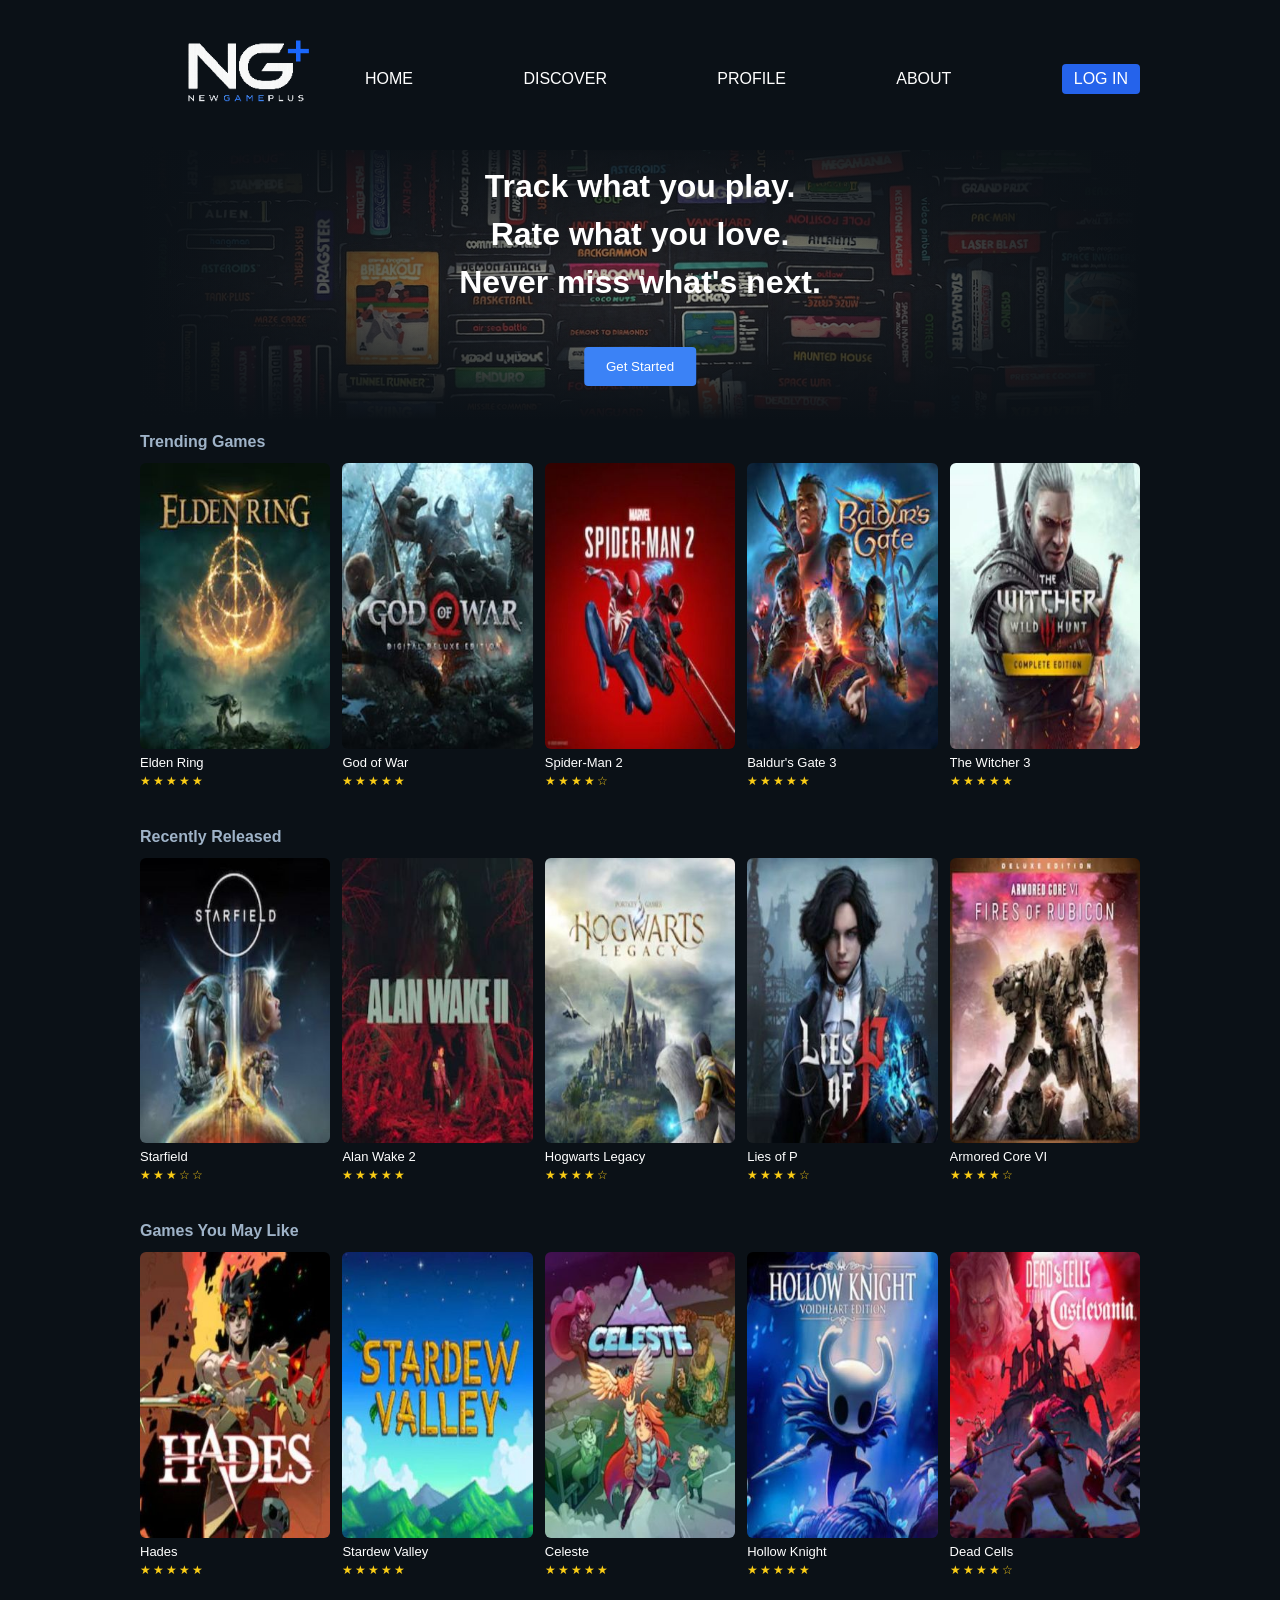
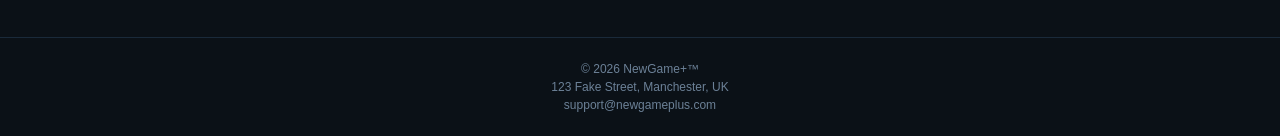
<file: index.html>
<!DOCTYPE html>
<html lang="en">
<head>
<meta charset="UTF-8">
<meta name="description" content="home page for newgameplus">
<title>NewGame+</title>
<link rel="stylesheet" href="styles.css"> <!-- Links CSS -->
</head>

<body>

<main class="page"> <!-- Main container -->

    <!-- Navbar -->
    <header class="navbar">
        <div class="nav-inner">

            <img src="images/logo.png" class="logo" alt="NewGame+ logo"> <!-- Logo -->

            <nav> <!-- Navigation -->
                <a href="index.html">HOME</a>
                <a href="discovery.html">DISCOVER</a>
                <a href="profile.html">PROFILE</a>
                <a href="about.html">ABOUT</a>
                <a href="login.html" class="nav-button">LOG IN</a>
            </nav>

        </div>
    </header>

    <!-- Hero -->
    <div class="hero">
        <div class="hero-overlay"></div>

        <div class="hero-content">
            <h1>
                Track what you play.<br>
                Rate what you love.<br>
                Never miss what's next.
            </h1>

            <button class="cta" onclick="location.href='login.html'">Get Started</button> <!-- Button -->
        </div>
    </div>

    <!-- Trending -->
    <section>
        <h2>Trending Games</h2>

        <div class="grid">

            <div class="game-card"><div class="game-image"><img src="images/eldenring.jpg" alt="Elden Ring cover"></div><p class="game-title">Elden Ring</p><div class="stars">★★★★★</div></div>
            <div class="game-card"><div class="game-image"><img src="images/godofwar.jpg" alt="God of War cover"></div><p class="game-title">God of War</p><div class="stars">★★★★★</div></div>
            <div class="game-card"><div class="game-image"><img src="images/spiderman2.jpg" alt="Spider-Man 2 cover"></div><p class="game-title">Spider-Man 2</p><div class="stars">★★★★☆</div></div>
            <div class="game-card"><div class="game-image"><img src="images/baldursgate3.jpg" alt="Baldur's Gate 3 cover"></div><p class="game-title">Baldur's Gate 3</p><div class="stars">★★★★★</div></div>
            <div class="game-card"><div class="game-image"><img src="images/witcher3.jpg" alt="The Witcher 3 cover"></div><p class="game-title">The Witcher 3</p><div class="stars">★★★★★</div></div>

        </div>
    </section>

    <!-- Recently Released -->
    <section>
        <h2>Recently Released</h2>

        <div class="grid">

            <div class="game-card"><div class="game-image"><img src="images/starfield.jpg" alt="Starfield cover"></div><p class="game-title">Starfield</p><div class="stars">★★★☆☆</div></div>
            <div class="game-card"><div class="game-image"><img src="images/alanwake2.jpg" alt="Alan Wake 2 cover"></div><p class="game-title">Alan Wake 2</p><div class="stars">★★★★★</div></div>
            <div class="game-card"><div class="game-image"><img src="images/hogwarts.jpg" alt="Hogwarts Legacy cover"></div><p class="game-title">Hogwarts Legacy</p><div class="stars">★★★★☆</div></div>
            <div class="game-card"><div class="game-image"><img src="images/liesofp.jpg" alt="Lies of P cover"></div><p class="game-title">Lies of P</p><div class="stars">★★★★☆</div></div>
            <div class="game-card"><div class="game-image"><img src="images/armoredcore6.jpg" alt="Armored Core VI cover"></div><p class="game-title">Armored Core VI</p><div class="stars">★★★★☆</div></div>

        </div>
    </section>

    <!-- Recommended -->
    <section>
        <h2>Games You May Like</h2>

        <div class="grid">

            <div class="game-card"><div class="game-image"><img src="images/hades.jpg" alt="Hades cover"></div><p class="game-title">Hades</p><div class="stars">★★★★★</div></div>
            <div class="game-card"><div class="game-image"><img src="images/stardew.jpg" alt="Stardew Valley cover"></div><p class="game-title">Stardew Valley</p><div class="stars">★★★★★</div></div>
            <div class="game-card"><div class="game-image"><img src="images/celeste.jpg" alt="Celeste cover"></div><p class="game-title">Celeste</p><div class="stars">★★★★★</div></div>
            <div class="game-card"><div class="game-image"><img src="images/hollowknight.jpg" alt="Hollow Knight cover"></div><p class="game-title">Hollow Knight</p><div class="stars">★★★★★</div></div>
            <div class="game-card"><div class="game-image"><img src="images/deadcells.jpg" alt="Dead Cells cover"></div><p class="game-title">Dead Cells</p><div class="stars">★★★★☆</div></div>

        </div>
    </section>

</main>

<!-- Footer -->
<footer class="footer">
    <p>© 2026 NewGame+™</p>
    <p>123 Fake Street, Manchester, UK</p>
    <p>support@newgameplus.com</p>
</footer>

</body>
</html>
</file>
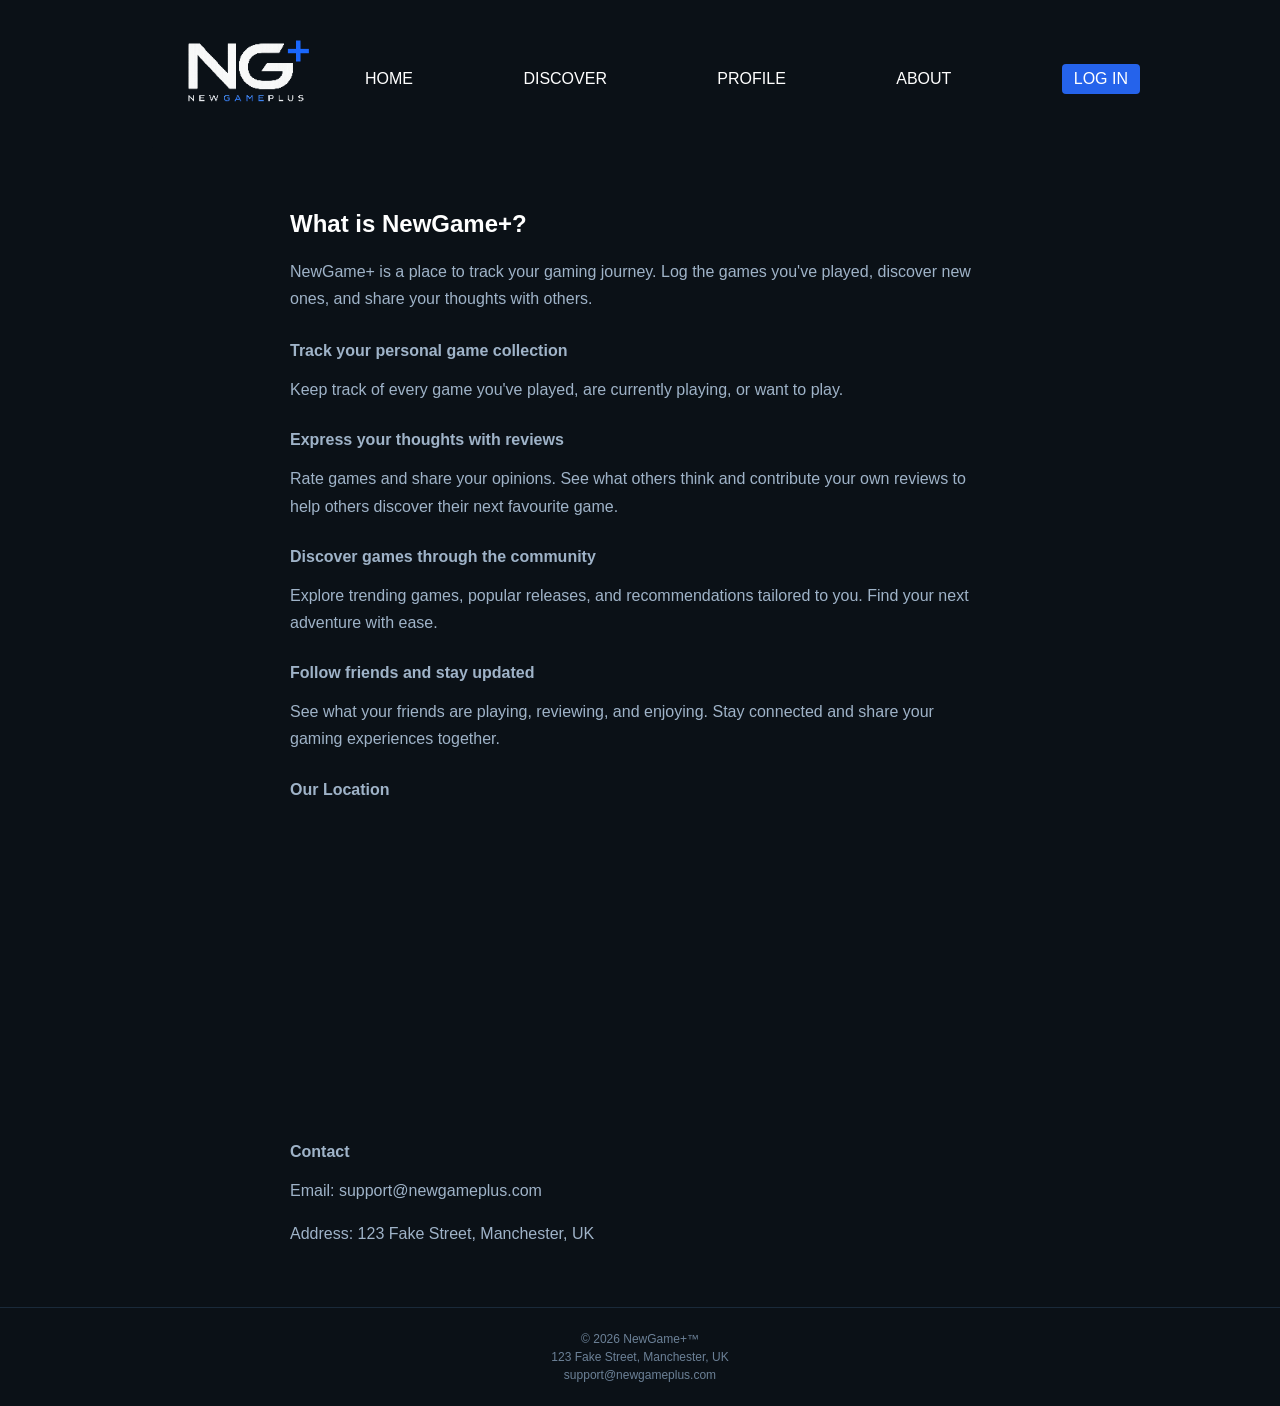
<file: about.html>
<!DOCTYPE html>
<html lang="en">
<head>
<meta charset="UTF-8">
<meta name="description" content="about page for newgameplus">
<title>About | NewGame+</title>
<link rel="stylesheet" href="styles.css"> <!-- Links CSS -->
</head>

<body>

<main class="page"> <!-- Main container -->

    <!-- Navbar -->
    <header class="navbar">
        <div class="nav-inner"> <!-- Aligns content -->

            <img src="images/logo.png" class="logo" alt="NewGame+ logo"> <!-- Logo -->

            <nav> <!-- Navigation -->
                <a href="index.html">HOME</a>
                <a href="discovery.html">DISCOVER</a>
                <a href="profile.html">PROFILE</a>
                <a href="about.html">ABOUT</a>
                <a href="login.html" class="nav-button">LOG IN</a>
            </nav>

        </div>
    </header>

    <!-- About -->
    <section class="about">

        <h1>What is NewGame+?</h1>

        <p class="about-intro"> <!-- Intro text -->
            NewGame+ is a place to track your gaming journey. Log the games you've played,
            discover new ones, and share your thoughts with others.
        </p>

        <div class="about-section"> <!-- Section -->
            <h2>Track your personal game collection</h2>
            <p>
                Keep track of every game you've played, are currently playing, or want to play.
            </p>
        </div>

        <div class="about-section">
            <h2>Express your thoughts with reviews</h2>
            <p>
                Rate games and share your opinions. See what others think and contribute your
                own reviews to help others discover their next favourite game.
            </p>
        </div>

        <div class="about-section">
            <h2>Discover games through the community</h2>
            <p>
                Explore trending games, popular releases, and recommendations tailored to you.
                Find your next adventure with ease.
            </p>
        </div>

        <div class="about-section">
            <h2>Follow friends and stay updated</h2>
            <p>
                See what your friends are playing, reviewing, and enjoying. Stay connected and
                share your gaming experiences together.
            </p>
        </div>

        <!-- Location -->
        <div class="about-section">
            <h2>Our Location</h2>

           <iframe 
            src="https://www.google.com/maps?q=Manchester&output=embed"
            width="100%" 
            height="300" 
            style="border:0; border-radius:8px;"
            loading="lazy"
            title="Map showing location">
            </iframe>
        </div>

        <!-- Contact -->
        <div class="about-section">
            <h2>Contact</h2>

            <p>Email: support@newgameplus.com</p>
            <p>Address: 123 Fake Street, Manchester, UK</p>
        </div>

    </section>

</main>

<!-- Footer -->
<footer class="footer">
    <p>© 2026 NewGame+™</p>
    <p>123 Fake Street, Manchester, UK</p>
    <p>support@newgameplus.com</p>
</footer>

</body>
</html>
</file>
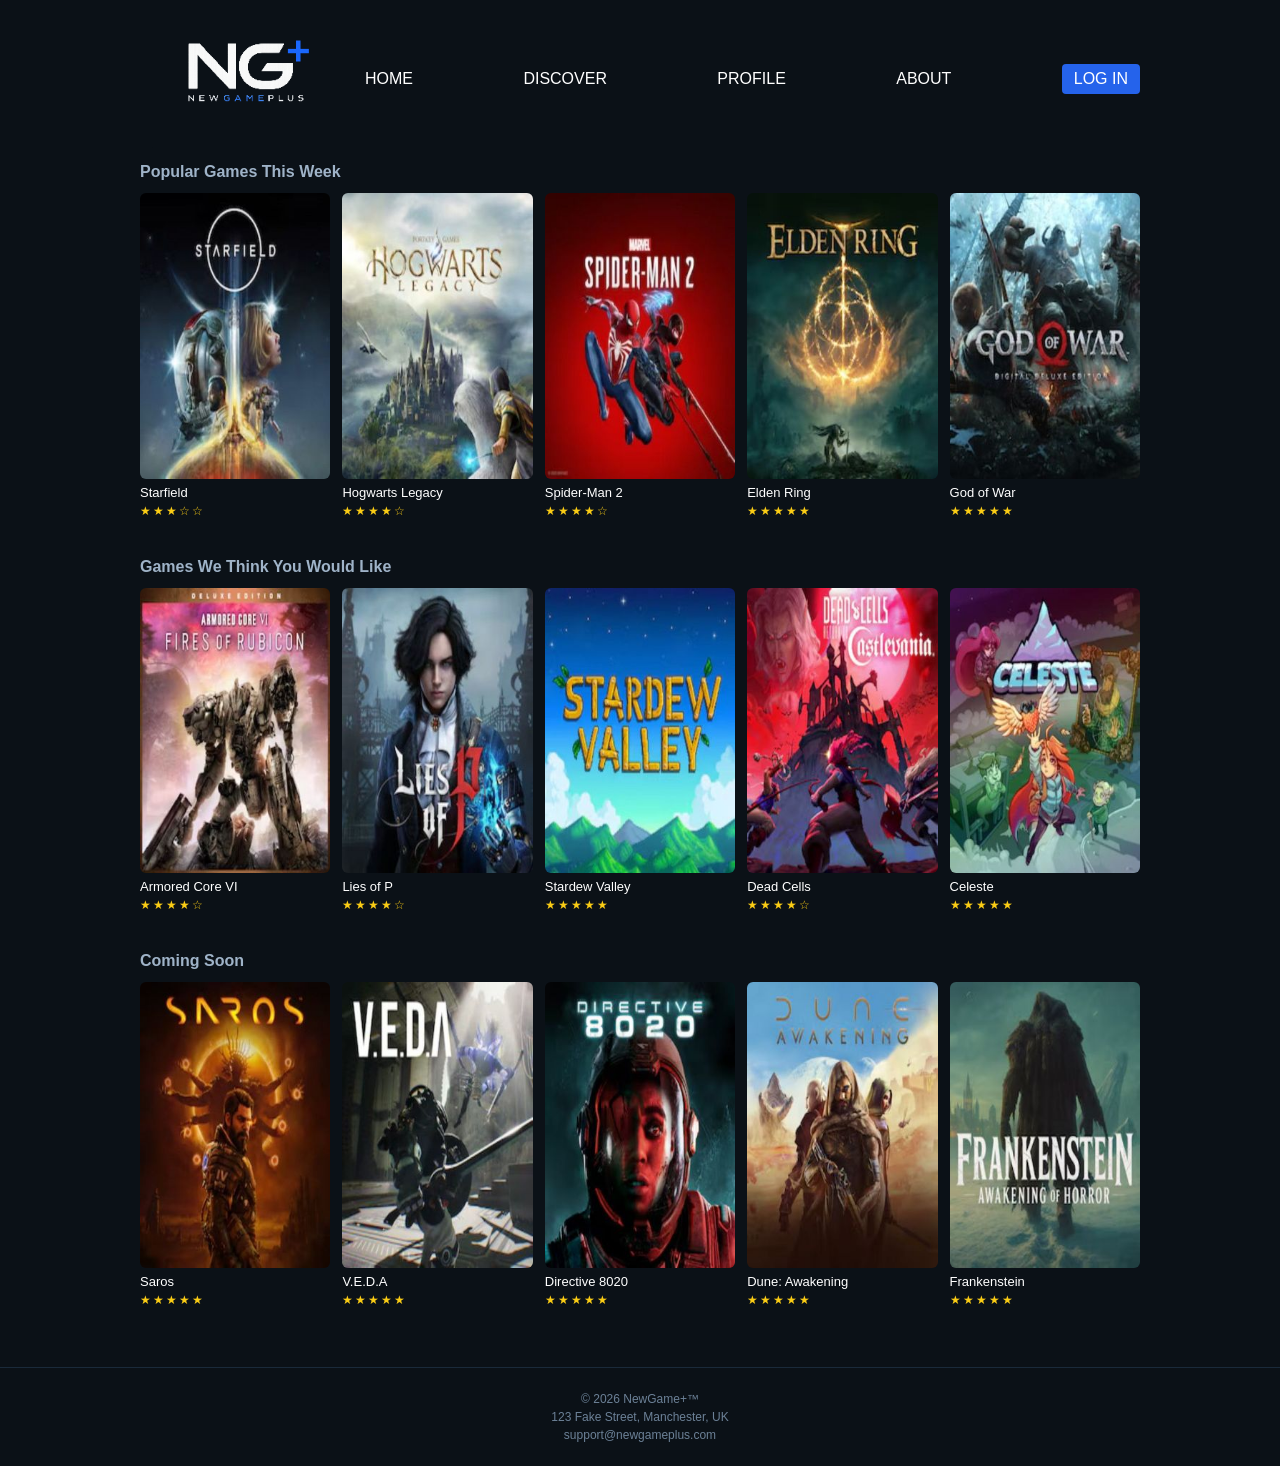
<file: discovery.html>
<!DOCTYPE html>
<html lang="en">
<head>
<meta charset="UTF-8">
<meta name="description" content="discover games page for newgameplus">
<title>Discover | NewGame+</title>
<link rel="stylesheet" href="styles.css"> <!-- Links CSS -->
</head>

<body>

<main class="page"> <!-- Main container -->

    <!-- Navbar -->
    <header class="navbar">
        <div class="nav-inner"> <!-- Aligns content -->

            <img src="images/logo.png" class="logo" alt="NewGame+ logo"> <!-- Logo -->

            <nav> <!-- Navigation -->
                <a href="index.html">HOME</a>
                <a href="discovery.html">DISCOVER</a>
                <a href="profile.html">PROFILE</a>
                <a href="about.html">ABOUT</a>
                <a href="login.html" class="nav-button">LOG IN</a>
            </nav>

        </div>
    </header>

    <!-- Popular -->
    <section class="popular">
        <h2>Popular Games This Week</h2>

        <div class="featured-row"> <!-- Game row -->

            <div class="game-card">
                <div class="game-image"><img src="images/starfield.jpg" alt="Starfield cover"></div>
                <p class="game-title">Starfield</p>
                <div class="stars">★★★☆☆</div>
            </div>

            <div class="game-card">
                <div class="game-image"><img src="images/hogwarts.jpg" alt="Hogwarts Legacy cover"></div>
                <p class="game-title">Hogwarts Legacy</p>
                <div class="stars">★★★★☆</div>
            </div>

            <div class="game-card">
                <div class="game-image"><img src="images/spiderman2.jpg" alt="Spider-Man 2 cover"></div>
                <p class="game-title">Spider-Man 2</p>
                <div class="stars">★★★★☆</div>
            </div>

            <div class="game-card">
                <div class="game-image"><img src="images/eldenring.jpg" alt="Elden Ring cover"></div>
                <p class="game-title">Elden Ring</p>
                <div class="stars">★★★★★</div>
            </div>

            <div class="game-card">
                <div class="game-image"><img src="images/godofwar.jpg" alt="God of War cover"></div>
                <p class="game-title">God of War</p>
                <div class="stars">★★★★★</div>
            </div>

        </div>
    </section>

    <!-- Recommended -->
    <section class="recommended">
        <h2>Games We Think You Would Like</h2>

        <div class="scroll-row"> <!-- Game row -->

            <div class="game-card">
                <div class="game-image"><img src="images/armoredcore6.jpg" alt="Armored Core VI cover"></div>
                <p class="game-title">Armored Core VI</p>
                <div class="stars">★★★★☆</div>
            </div>

            <div class="game-card">
                <div class="game-image"><img src="images/liesofp.jpg" alt="Lies of P cover"></div>
                <p class="game-title">Lies of P</p>
                <div class="stars">★★★★☆</div>
            </div>

            <div class="game-card">
                <div class="game-image"><img src="images/stardew.jpg" alt="Stardew Valley cover"></div>
                <p class="game-title">Stardew Valley</p>
                <div class="stars">★★★★★</div>
            </div>

            <div class="game-card">
                <div class="game-image"><img src="images/deadcells.jpg" alt="Dead Cells cover"></div>
                <p class="game-title">Dead Cells</p>
                <div class="stars">★★★★☆</div>
            </div>

            <div class="game-card">
                <div class="game-image"><img src="images/celeste.jpg" alt="Celeste cover"></div>
                <p class="game-title">Celeste</p>
                <div class="stars">★★★★★</div>
            </div>

        </div>
    </section>

    <!-- Coming soon -->
    <section class="coming">
        <h2>Coming Soon</h2>

        <div class="grid"> <!-- Grid -->

            <div class="game-card">
                <div class="game-image"><img src="images/saros.jpg" alt="Saros cover"></div>
                <p class="game-title">Saros</p>
                <div class="stars">★★★★★</div>
            </div>

            <div class="game-card">
                <div class="game-image"><img src="images/veda.jpg" alt="V.E.D.A cover"></div>
                <p class="game-title">V.E.D.A</p>
                <div class="stars">★★★★★</div>
            </div>

            <div class="game-card">
                <div class="game-image"><img src="images/directive.jpg" alt="Directive 8020 cover"></div>
                <p class="game-title">Directive 8020</p>
                <div class="stars">★★★★★</div>
            </div>

            <div class="game-card">
                <div class="game-image"><img src="images/dune.jpg" alt="Dune Awakening cover"></div>
                <p class="game-title">Dune: Awakening</p>
                <div class="stars">★★★★★</div>
            </div>

            <div class="game-card">
                <div class="game-image"><img src="images/frankenstein.jpg" alt="Frankenstein cover"></div>
                <p class="game-title">Frankenstein</p>
                <div class="stars">★★★★★</div>
            </div>

        </div>
    </section>

</main>

<!-- Footer -->
<footer class="footer">
    <p>© 2026 NewGame+™</p>
    <p>123 Fake Street, Manchester, UK</p>
    <p>support@newgameplus.com</p>
</footer>

</body>
</html>
</file>
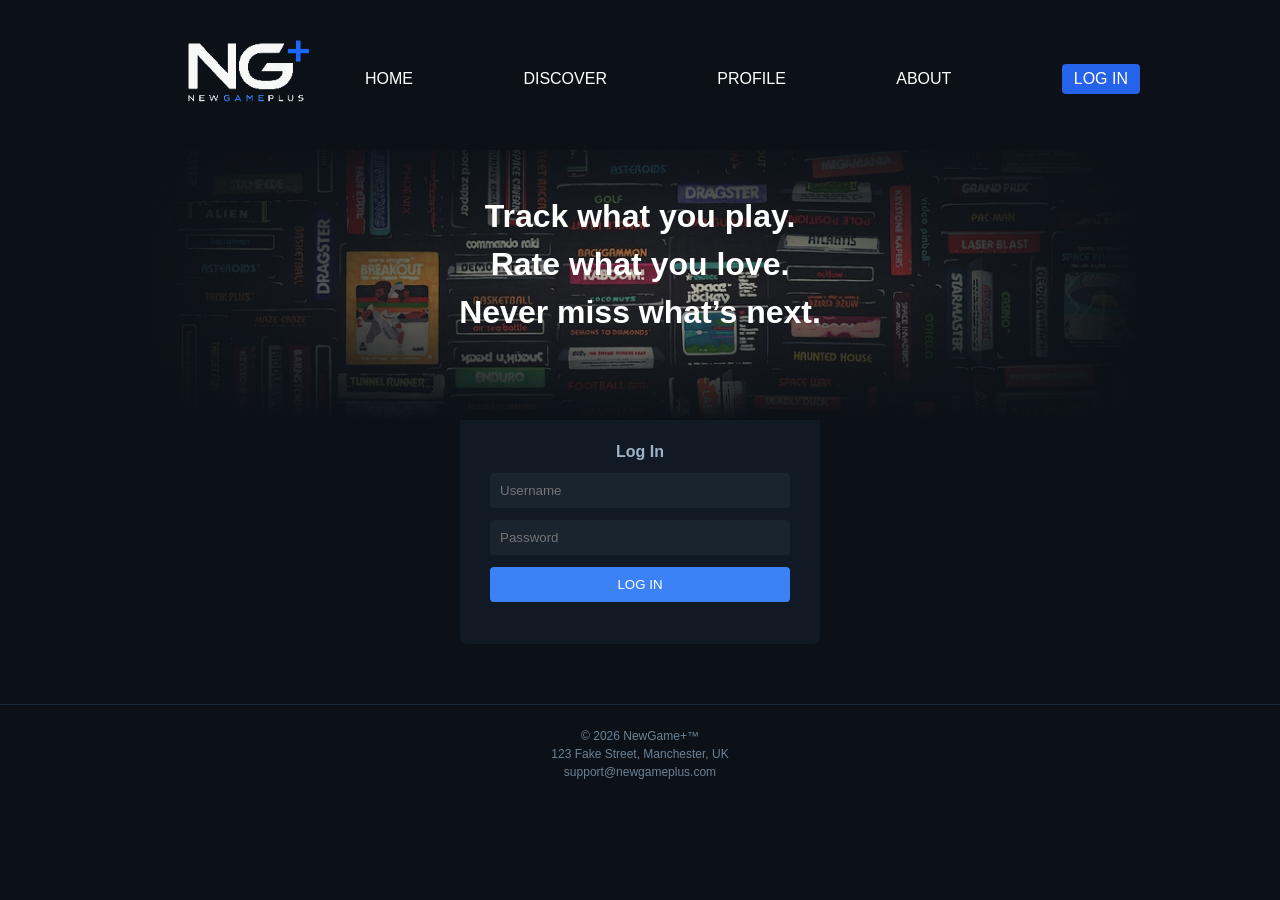
<file: login.html>
<!DOCTYPE html>
<html lang="en">
<head>
<meta charset="UTF-8">
<meta name="description" content="log in page for newgameplus">
<title>Sign In | NewGame+</title>
<link rel="stylesheet" href="styles.css"> <!-- Links CSS -->
</head>

<body>

<main class="page"> <!-- Main container -->

    <!-- Navbar -->
    <header class="navbar">
        <div class="nav-inner"> <!-- Aligns content -->

            <img src="images/logo.png" class="logo" alt="NewGame+ logo"> <!-- Logo -->

            <nav> <!-- Navigation -->
                <a href="index.html">HOME</a>
                <a href="discovery.html">DISCOVER</a>
                <a href="profile.html">PROFILE</a>
                <a href="about.html">ABOUT</a>
                <a href="login.html" class="nav-button">LOG IN</a>
            </nav>

        </div>
    </header>

    <!-- Hero section -->
    <div class="hero">
        <div class="hero-overlay"></div> <!-- Dark overlay -->

        <div class="hero-content"> <!-- Centre text -->
            <h1>
                Track what you play.<br>
                Rate what you love.<br>
                Never miss what’s next.
            </h1>
        </div>
    </div>

    <!-- Login form -->
    <section class="login-wrapper"> <!-- Centres box -->

        <div class="login-box"> <!-- Login container -->

            <h2>Log In</h2>

            <input type="text" placeholder="Username"> <!-- Username -->
            <input type="password" placeholder="Password"> <!-- Password -->

            <button>LOG IN</button> <!-- Submit -->

        </div>

    </section>

</main>

<!-- Footer -->
<footer class="footer">
    <p>© 2026 NewGame+™</p>
    <p>123 Fake Street, Manchester, UK</p>
    <p>support@newgameplus.com</p>
</footer>

</body>
</html>
</file>
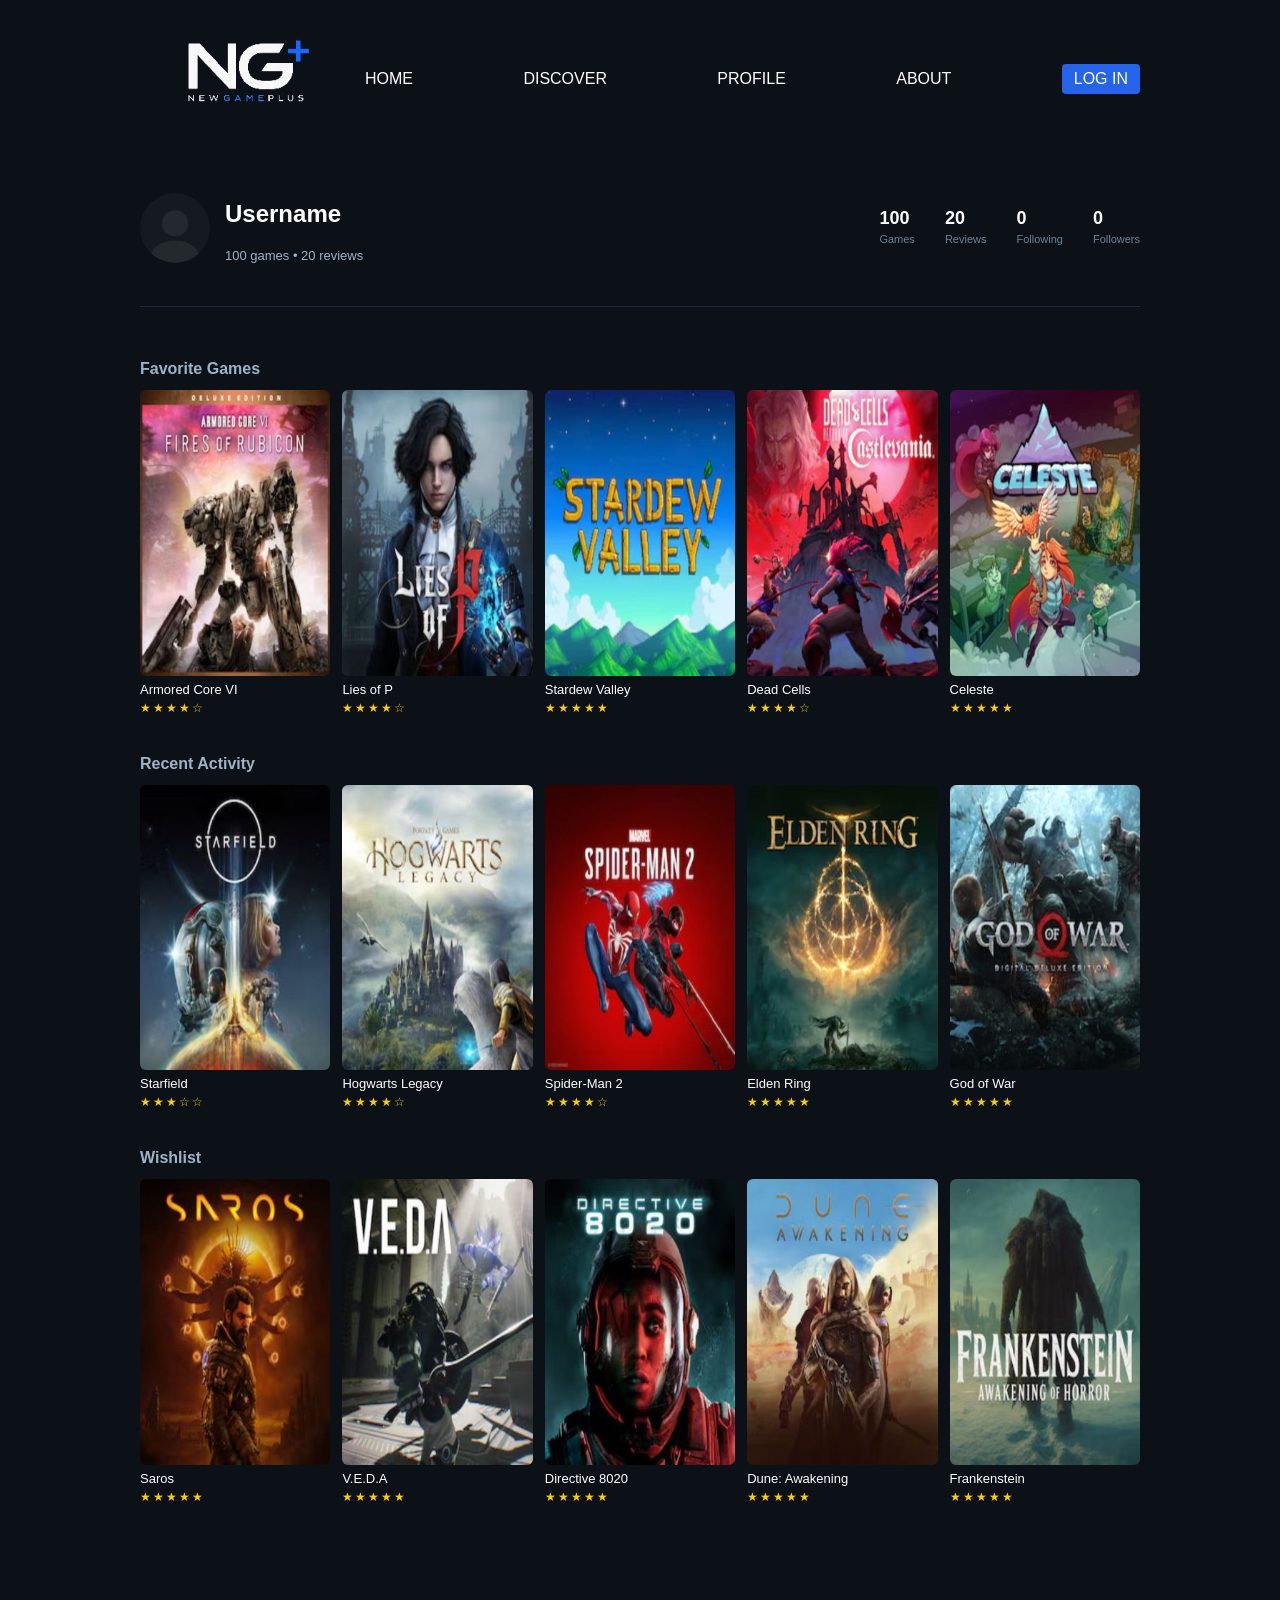
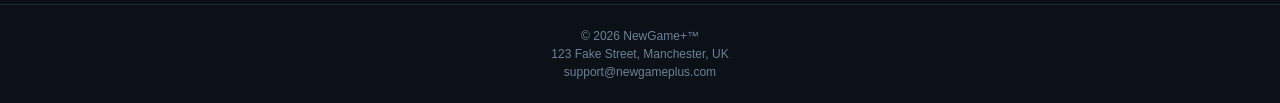
<file: profile.html>
<!DOCTYPE html>
<html lang="en">
<head>
<meta charset="UTF-8">
<meta name="description" content="profile page for newgameplus">
<title>Profile | NewGame+</title>
<link rel="stylesheet" href="styles.css"> <!-- Links CSS -->
</head>

<body>

<main class="page"> <!-- Main container -->

    <!-- Navbar -->
    <header class="navbar">
        <div class="nav-inner"> <!-- Aligns content -->

            <img src="images/logo.png" class="logo" alt="NewGame+ logo"> <!-- Logo -->

            <nav> <!-- Navigation -->
                <a href="index.html">HOME</a>
                <a href="discovery.html">DISCOVER</a>
                <a href="profile.html">PROFILE</a>
                <a href="about.html">ABOUT</a>
                <a href="login.html" class="nav-button">LOG IN</a>
            </nav>

        </div>
    </header>

    <!-- Profile header -->
    <section class="profile-header">

        <div class="profile-left"> <!-- Left side info -->

            <img src="images/default-profile.png" class="avatar" alt="Default profile picture"> <!-- Profile image -->

            <div>
                <h1>Username</h1>
                <p>100 games • 20 reviews</p>
            </div>

        </div>

        <div class="profile-stats"> <!-- Stats -->

            <div><strong>100</strong><span>Games</span></div>
            <div><strong>20</strong><span>Reviews</span></div>
            <div><strong>0</strong><span>Following</span></div>
            <div><strong>0</strong><span>Followers</span></div>

        </div>

    </section>

    <!-- Main content -->
    <div class="profile-layout">

        <div class="profile-main">

            <!-- Favorites -->
            <section>
                <h2>Favorite Games</h2>

                <div class="poster-row"> <!-- Game row -->

                    <div class="game-card">
                        <div class="game-image"><img src="images/armoredcore6.jpg" alt="Armored Core VI cover"></div>
                        <p class="game-title">Armored Core VI</p>
                        <div class="stars">★★★★☆</div>
                    </div>

                    <div class="game-card">
                        <div class="game-image"><img src="images/liesofp.jpg" alt="Lies of P cover"></div>
                        <p class="game-title">Lies of P</p>
                        <div class="stars">★★★★☆</div>
                    </div>

                    <div class="game-card">
                        <div class="game-image"><img src="images/stardew.jpg" alt="Stardew Valley cover"></div>
                        <p class="game-title">Stardew Valley</p>
                        <div class="stars">★★★★★</div>
                    </div>

                    <div class="game-card">
                        <div class="game-image"><img src="images/deadcells.jpg" alt="Dead Cells cover"></div>
                        <p class="game-title">Dead Cells</p>
                        <div class="stars">★★★★☆</div>
                    </div>

                    <div class="game-card">
                        <div class="game-image"><img src="images/celeste.jpg" alt="Celeste cover"></div>
                        <p class="game-title">Celeste</p>
                        <div class="stars">★★★★★</div>
                    </div>

                </div>
            </section>

            <!-- Recent -->
            <section>
                <h2>Recent Activity</h2>

                <div class="grid small"> <!-- Grid -->

                    <div class="game-card">
                        <div class="game-image"><img src="images/starfield.jpg" alt="Starfield cover"></div>
                        <p class="game-title">Starfield</p>
                        <div class="stars">★★★☆☆</div>
                    </div>

                    <div class="game-card">
                        <div class="game-image"><img src="images/hogwarts.jpg" alt="Hogwarts Legacy cover"></div>
                        <p class="game-title">Hogwarts Legacy</p>
                        <div class="stars">★★★★☆</div>
                    </div>

                    <div class="game-card">
                        <div class="game-image"><img src="images/spiderman2.jpg" alt="Spider-Man 2 cover"></div>
                        <p class="game-title">Spider-Man 2</p>
                        <div class="stars">★★★★☆</div>
                    </div>

                    <div class="game-card">
                        <div class="game-image"><img src="images/eldenring.jpg" alt="Elden Ring cover"></div>
                        <p class="game-title">Elden Ring</p>
                        <div class="stars">★★★★★</div>
                    </div>

                    <div class="game-card">
                        <div class="game-image"><img src="images/godofwar.jpg" alt="God of War cover"></div>
                        <p class="game-title">God of War</p>
                        <div class="stars">★★★★★</div>
                    </div>

                </div>
            </section>

            <!-- Wishlist -->
            <section>
                <h2>Wishlist</h2>

                <div class="poster-row"> <!-- Game row -->

                    <div class="game-card">
                        <div class="game-image"><img src="images/saros.jpg" alt="Saros cover"></div>
                        <p class="game-title">Saros</p>
                        <div class="stars">★★★★★</div>
                    </div>

                    <div class="game-card">
                        <div class="game-image"><img src="images/veda.jpg" alt="V.E.D.A cover"></div>
                        <p class="game-title">V.E.D.A</p>
                        <div class="stars">★★★★★</div>
                    </div>

                    <div class="game-card">
                        <div class="game-image"><img src="images/directive.jpg" alt="Directive 8020 cover"></div>
                        <p class="game-title">Directive 8020</p>
                        <div class="stars">★★★★★</div>
                    </div>

                    <div class="game-card">
                        <div class="game-image"><img src="images/dune.jpg" alt="Dune Awakening cover"></div>
                        <p class="game-title">Dune: Awakening</p>
                        <div class="stars">★★★★★</div>
                    </div>

                    <div class="game-card">
                        <div class="game-image"><img src="images/frankenstein.jpg" alt="Frankenstein cover"></div>
                        <p class="game-title">Frankenstein</p>
                        <div class="stars">★★★★★</div>
                    </div>

                </div>
            </section>

        </div>

    </div>

</main>

<!-- Footer -->
<footer class="footer">
    <p>© 2026 NewGame+™</p>
    <p>123 Fake Street, Manchester, UK</p>
    <p>support@newgameplus.com</p>
</footer>

</body>
</html>
</file>
<file: styles.css>
body {
    margin: 0;
    font-family: Arial, sans-serif;
    background: #0b1117;
    color: white;
}

/* Page container */
.page {
    max-width: 1000px;
    margin: 0 auto;
    padding: 0 20px;
}

/* Navbar */
.navbar {
    background: #0b1117;
}

.nav-inner {
    max-width: 1000px;
    margin: auto;
    display: grid;
    grid-template-columns: auto 1fr;
    align-items: center;
}

nav {
    display: flex;
    justify-content: space-between;
    align-items: center;
    width: 100%;
    margin-top: 8px;
}

/* Nav links (fixes purple issue) */
nav a,
nav a:visited,
nav a:active {
    color: white;
    text-decoration: none;
}

nav a:hover {
    color: #9fb3c8;
}

/* Nav button */
.nav-button {
    background: #2563eb; /* darker blue */
    padding: 6px 12px;
    border-radius: 4px;
}

.nav-button,
.nav-button:visited {
    color: white;
}

/* Logo */
.logo {
    height: 150px;
}

/* Hero */
.hero {
    height: 30vh;
    min-height: 200px;
    background: url("images/background.jpg") center/cover no-repeat;
    position: relative;
}

.hero-overlay {
    position: absolute;
    inset: 0;
    background:
        linear-gradient(to bottom, rgba(11,17,23,0.9), rgba(11,17,23,0.2), #0b1117),
        linear-gradient(to right, #0b1117, transparent, #0b1117);
}

.hero-content {
    position: absolute;
    top: 42%;
    left: 50%;
    transform: translate(-50%, -50%);
    text-align: center;
    max-width: 700px;
}

.hero h1 {
    font-size: 32px;
    line-height: 1.5;
    font-weight: 600;
}

/* Button */
.cta {
    margin-top: 20px;
    padding: 12px 22px;
    background: #3b82f6;
    border: none;
    color: white;
    border-radius: 4px;
    cursor: pointer;
}

/* Sections */
section {
    margin-bottom: 40px;
}

section h2 {
    font-size: 16px;
    color: #9fb3c8;
    margin-bottom: 12px;
}

/* Grid */
.grid,
.poster-row,
.featured-row,
.scroll-row {
    display: grid;
    grid-template-columns: repeat(5, 1fr);
    gap: 12px;
    margin-top: 10px;
}

/* Game card */
.game-card {
    display: flex;
    flex-direction: column;
}

.game-image {
    width: 100%;
}

.game-image img {
    width: 100%;
    aspect-ratio: 2 / 3;
    object-fit: cover;
    border-radius: 6px;
    display: block;
    transition: transform 0.2s ease, filter 0.2s ease;
}

.game-image img:hover {
    transform: scale(1.05);
    filter: brightness(1.1);
}

.game-title {
    font-size: 13px;
    margin: 6px 0 4px;
    white-space: nowrap;
    overflow: hidden;
    text-overflow: ellipsis;
}

.stars {
    font-size: 12px;
    color: #facc15;
    letter-spacing: 2px;
}

/* Profile */
.profile-header {
    display: flex;
    justify-content: space-between;
    align-items: center;
    padding: 30px 0;
    border-bottom: 1px solid #1a2a3a;
}

.profile-left {
    display: flex;
    align-items: center;
    gap: 15px;
}

.avatar {
    width: 70px;
    height: 70px;
    border-radius: 50%;
    object-fit: cover;
}

.profile-header p {
    color: #9fb3c8;
    font-size: 13px;
}

.profile-stats {
    display: flex;
    gap: 30px;
}

.profile-stats strong {
    display: block;
    font-size: 18px;
}

.profile-stats span {
    font-size: 11px;
    color: #6c8197;
}

.profile-layout {
    display: flex;
    gap: 30px;
    margin-top: 20px;
}

/* About */
.about {
    max-width: 700px;
    margin: 60px auto;
}

.about-intro {
    color: #9fb3c8;
    margin-bottom: 30px;
    line-height: 1.7;
}

.about-section {
    margin-bottom: 28px;
}

.about-section p {
    color: #9fb3c8;
    line-height: 1.7;
}

/* Login */
.login-wrapper {
    display: flex;
    justify-content: center;
    margin-top: -20px;
    margin-bottom: 60px;
}

.login-box {
    background: #111a24;
    padding: 30px;
    border-radius: 8px;
    width: 300px;
    text-align: center;
}

.login-box input,
.login-box button {
    width: 100%;
    padding: 10px;
    margin-bottom: 12px;
    border-radius: 4px;
    box-sizing: border-box;
}

.login-box input {
    background: #1a242f;
    border: none;
    color: white;
}

.login-box button {
    background: #3b82f6;
    border: none;
    color: white;
    cursor: pointer;
}

/* Footer */
.footer {
    margin-top: 60px;
    padding: 20px;
    border-top: 1px solid #1a2a3a;
    text-align: center;
}

.footer p {
    font-size: 12px;
    color: #6c8197;
    margin: 4px 0;
}

/* Game page */
.game-header {
    display: flex;
    gap: 30px;
    margin: 40px 0;
}

.game-cover img {
    width: 220px;
    border-radius: 8px;
}

.game-info {
    max-width: 500px;
}

.game-rating {
    color: #facc15;
}

/* Reviews */
.review {
    background: #111a24;
    padding: 15px;
    border-radius: 6px;
    margin-bottom: 10px;
}
</file>
